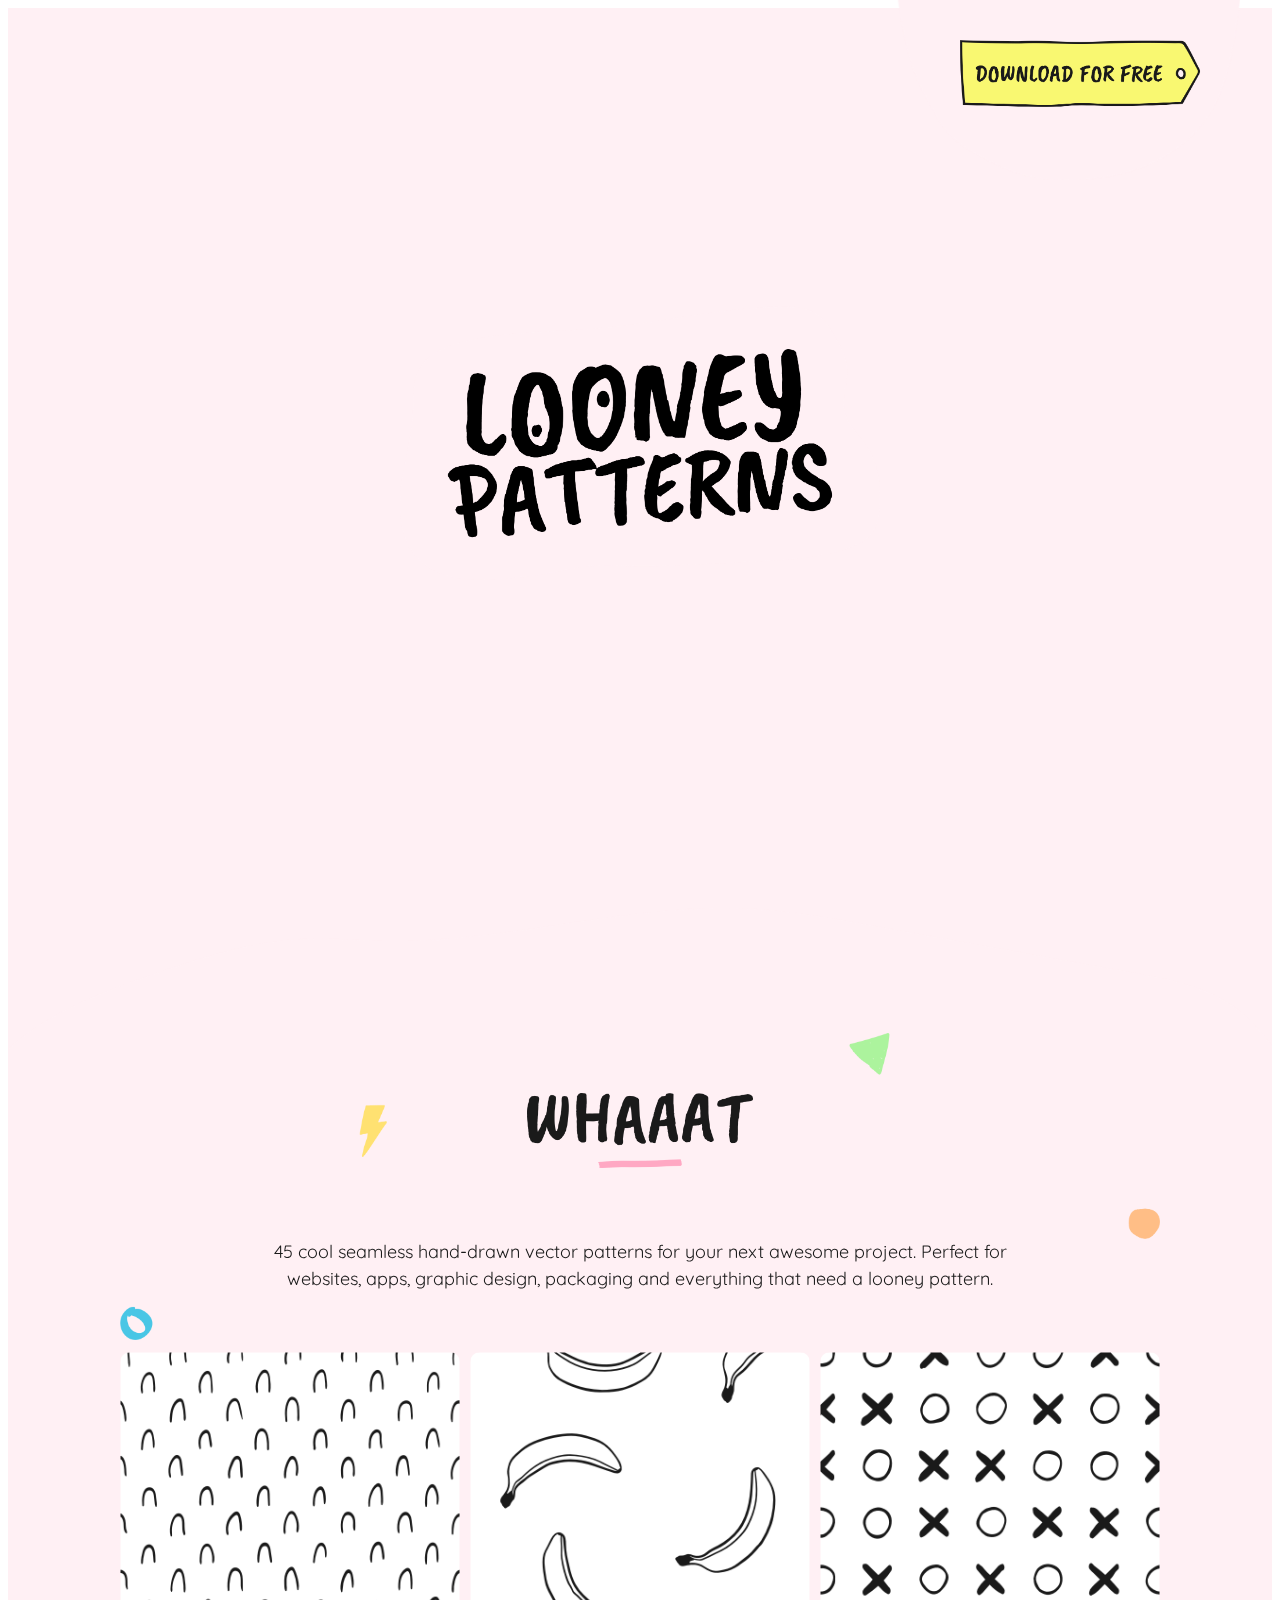
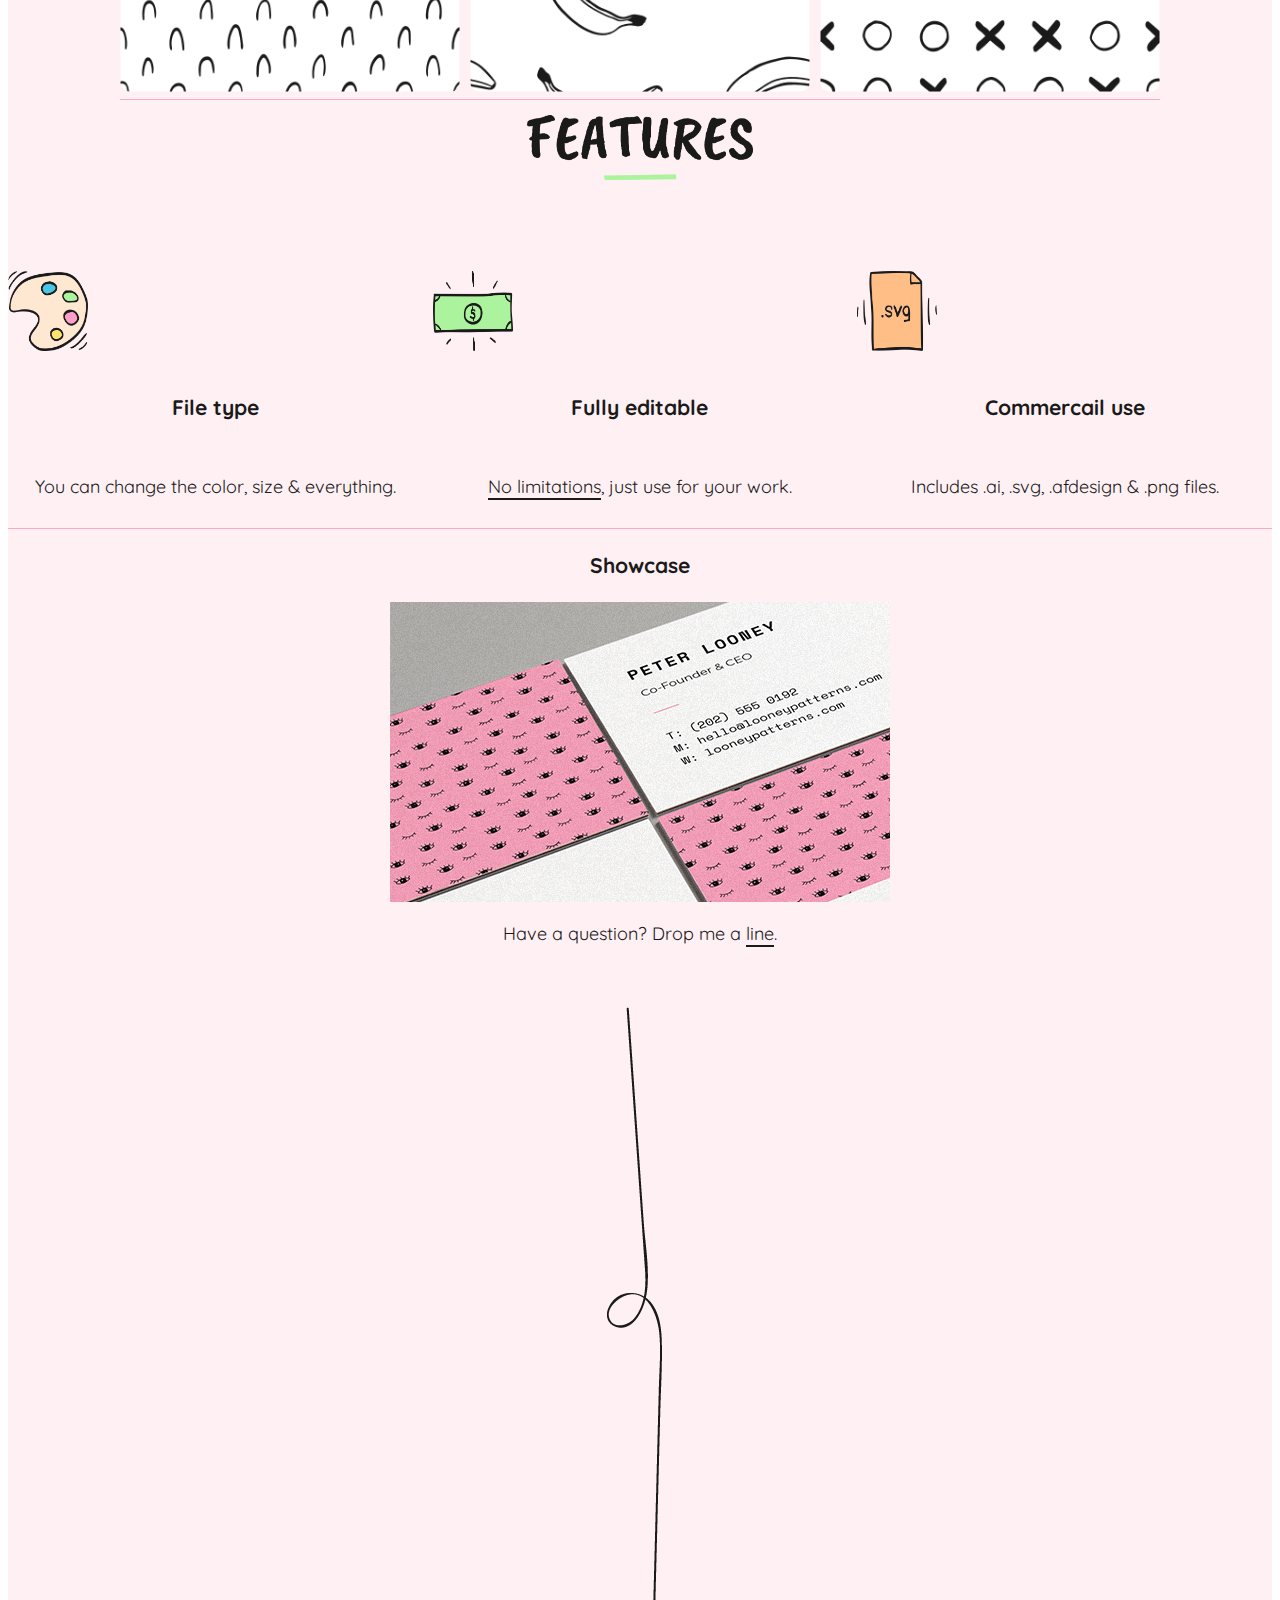
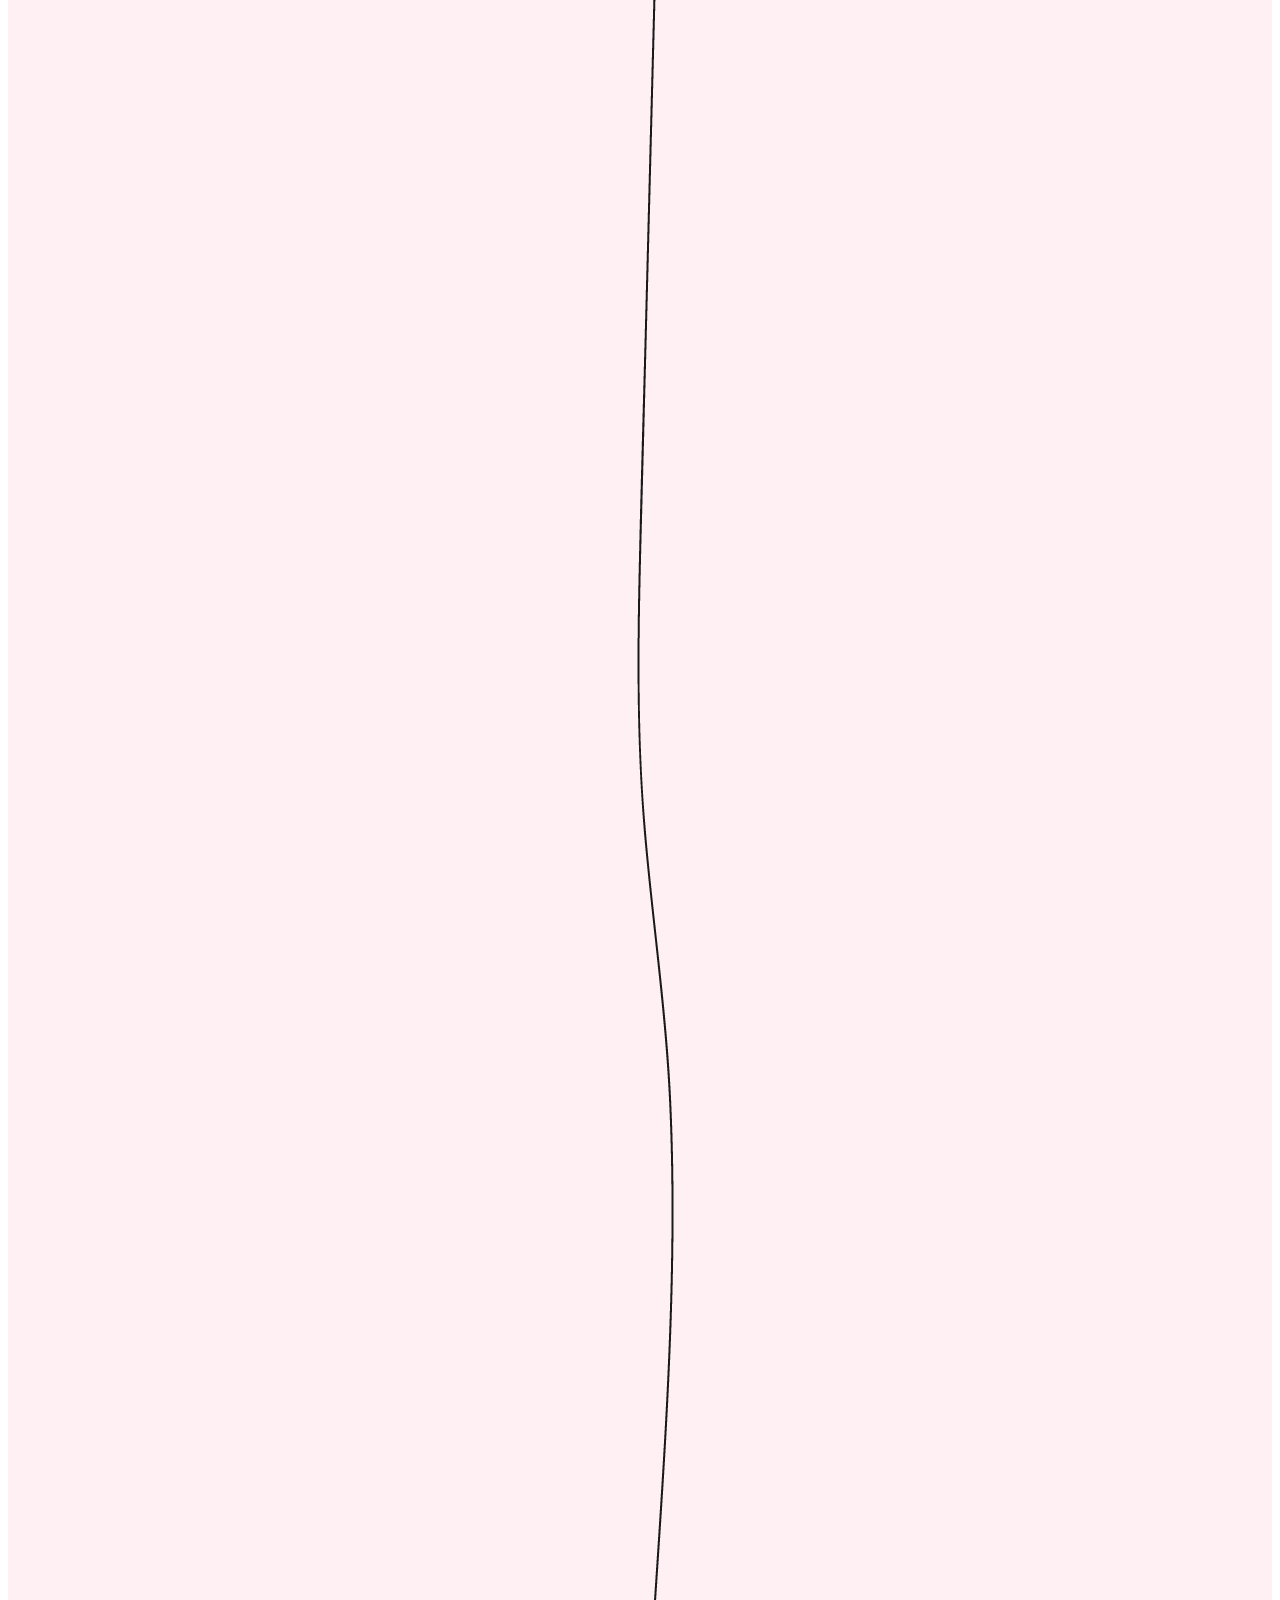
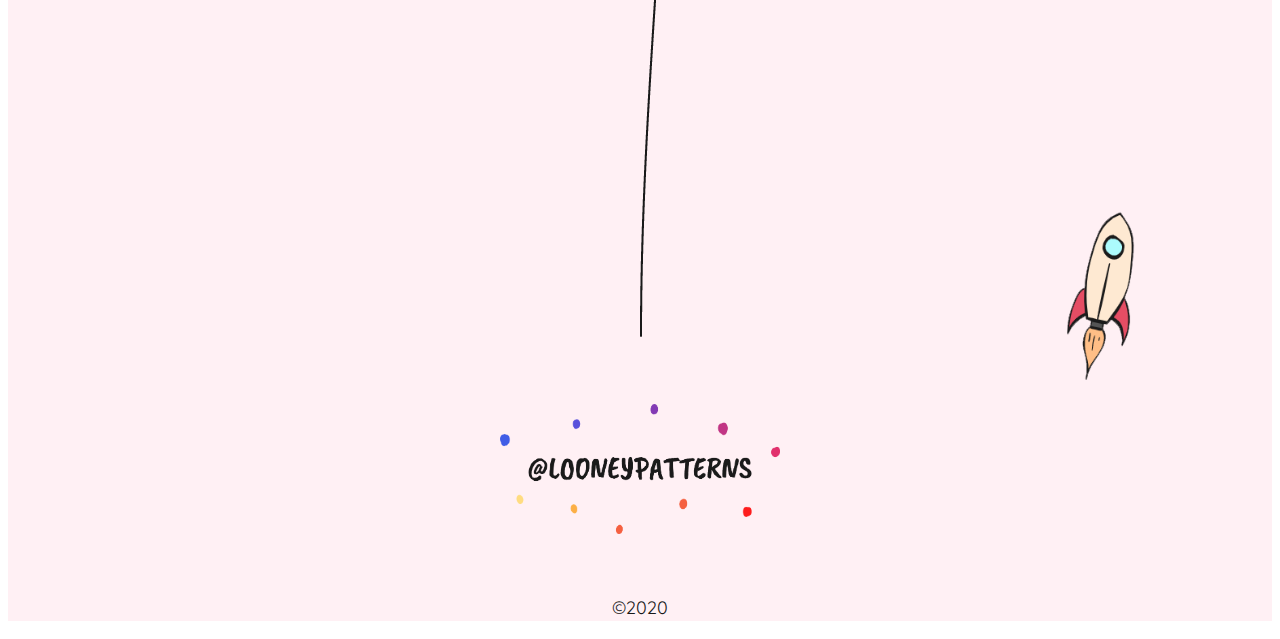
<file: index.html>
<!DOCTYPE html>
<html lang="en">
<head>
    <meta charset="UTF-8">
    <title>Home | Looney Patterns</title>
    <link rel="preconnect" href="https://fonts.gstatic.com"/> 
    <link href="https://fonts.googleapis.com/css2?family=Quicksand:wght@600&display=swap" rel="stylesheet"/>
    <link rel="stylesheet" href="css1/main.css"/>
</head>

<body>
<div class= "page">
<!-- header -->
    <nav class="free">
        <a href="#!"><img src="images/header-free-btn.png" alt="download for free"/></a>
    </nav>

    <div class="free-background">
        <img src="images/header-free-btn-bg.png" alt="free button background"/>
    </div>

    <div class="logo">
        <div class="logo-image">
            <h1><img src="images/header-logo.png" alt="logo"/></h1>
        </div>
    </div>
        <img class="top" src="images/body-top.png" alt="transition"/>	

<!-- section 1 -->
<section class="page-container">
    <section class="patterns">
        <div class="shapes">
            <img src="images/s1-shapes.png" alt="shapes"/>
        </div>
        <h2 class="whaaat-title"><img src="images/s1-whaaat-title.png" alt="whaaat title"/></h2>
            <p class="whaaat-copy">45 cool seamless hand-drawn vector patterns for your next awesome project. Perfect for websites, apps, graphic design, packaging and everything that need a looney pattern.</p>
 
<!-- section 1 patterns -->       
            <div class="pattern-container">
                <div class="pattern">
                    <div class="hover">
                        <a href="#!"><img class="hover-btn" src="images/view.png" alt="eye button"></a>
                    </div>
                    <img src="pattern/45.png" alt="pattern 45"/>
                </div>
                <div class="pattern">
                    <div class="hover">
                        <a href="#!"><img class="hover-btn" src="images/view.png" alt="eye button"></a>
                    </div>
                    <img src="pattern/44.png" alt="pattern 44"/>
                </div>
                <div class="pattern-right">
                    <div class="hover">
                        <a href="#!"><img class="hover-btn" src="images/view.png" alt="eye button"></a>
                    </div>
                    <img src="pattern/43.png" alt="pattern 43"/>
                </div>
            </div>
    </section>

<!-- section 2 -->
    <h2 class="features-title"><img src="images/s2-features-title.png" alt="features title"/></h2>
    <section class="pattern-container">
    <div class="item">
        <img src="images/s2-icon-fullyeditable.png" alt="fully editable icon"/>
    <h3>File type</h3>
    <p>You can change the color, size & everything.</p>
    </div>
    <div class="item">
        <img src="images/s2-icon-commercialuse.png" alt="commercial use icon"/>
    <h3>Fully editable</h3>
    <p><a href= "#!" class="link">No limitations</a>, just use for your work.</p>
    </div>
    <div class="item">
        <img src="images/s2-icon-filetype.png" alt="file type icon"/>
    <h3>Commercail use</h3>
    <p>Includes .ai, .svg, .afdesign & .png files.</p>
    </div>
    </section>

<!-- section 3 -->
<!-- found various resources to create slideshow -->
    <h3>Showcase</h3>
    <div class="slider">
        <span id="slide-1"></span>
        <span id="slide-2"></span>
        <span id="slide-3"></span>
        <div class="image-container">
          <img src="images/s3-showcase-business-card.png" class="slide"/>
          <img src="images/s3-showcase-t-shirt.png" class="slide"/>
          <img src="images/s3-showcase-phone-case.png" class="slide"/>
        </div>
        <div class="buttons">
          <a href="#slide-1"></a>
          <a href="#slide-2"></a>
          <a href="#slide-3"></a>
        </div>
        </div>

<!-- footer -->
<footer>
    <p>Have a question? Drop me a <a href="#" class="link">line</a>.</p>
    <div class="line">
        <img src="images/footer-line.png" alt="line image">
    </div>
    <a href="#!"><img class="rocket" src="images/footer-rocket.png" alt="rocket"></a>
    <a href="#!"><img class="instagram" src="images/footer-instagram.png" alt="instagram link"/></a>
    <p> &#169;2020</p>
</footer>
</section>
</body>
</div>
</html>
</file>
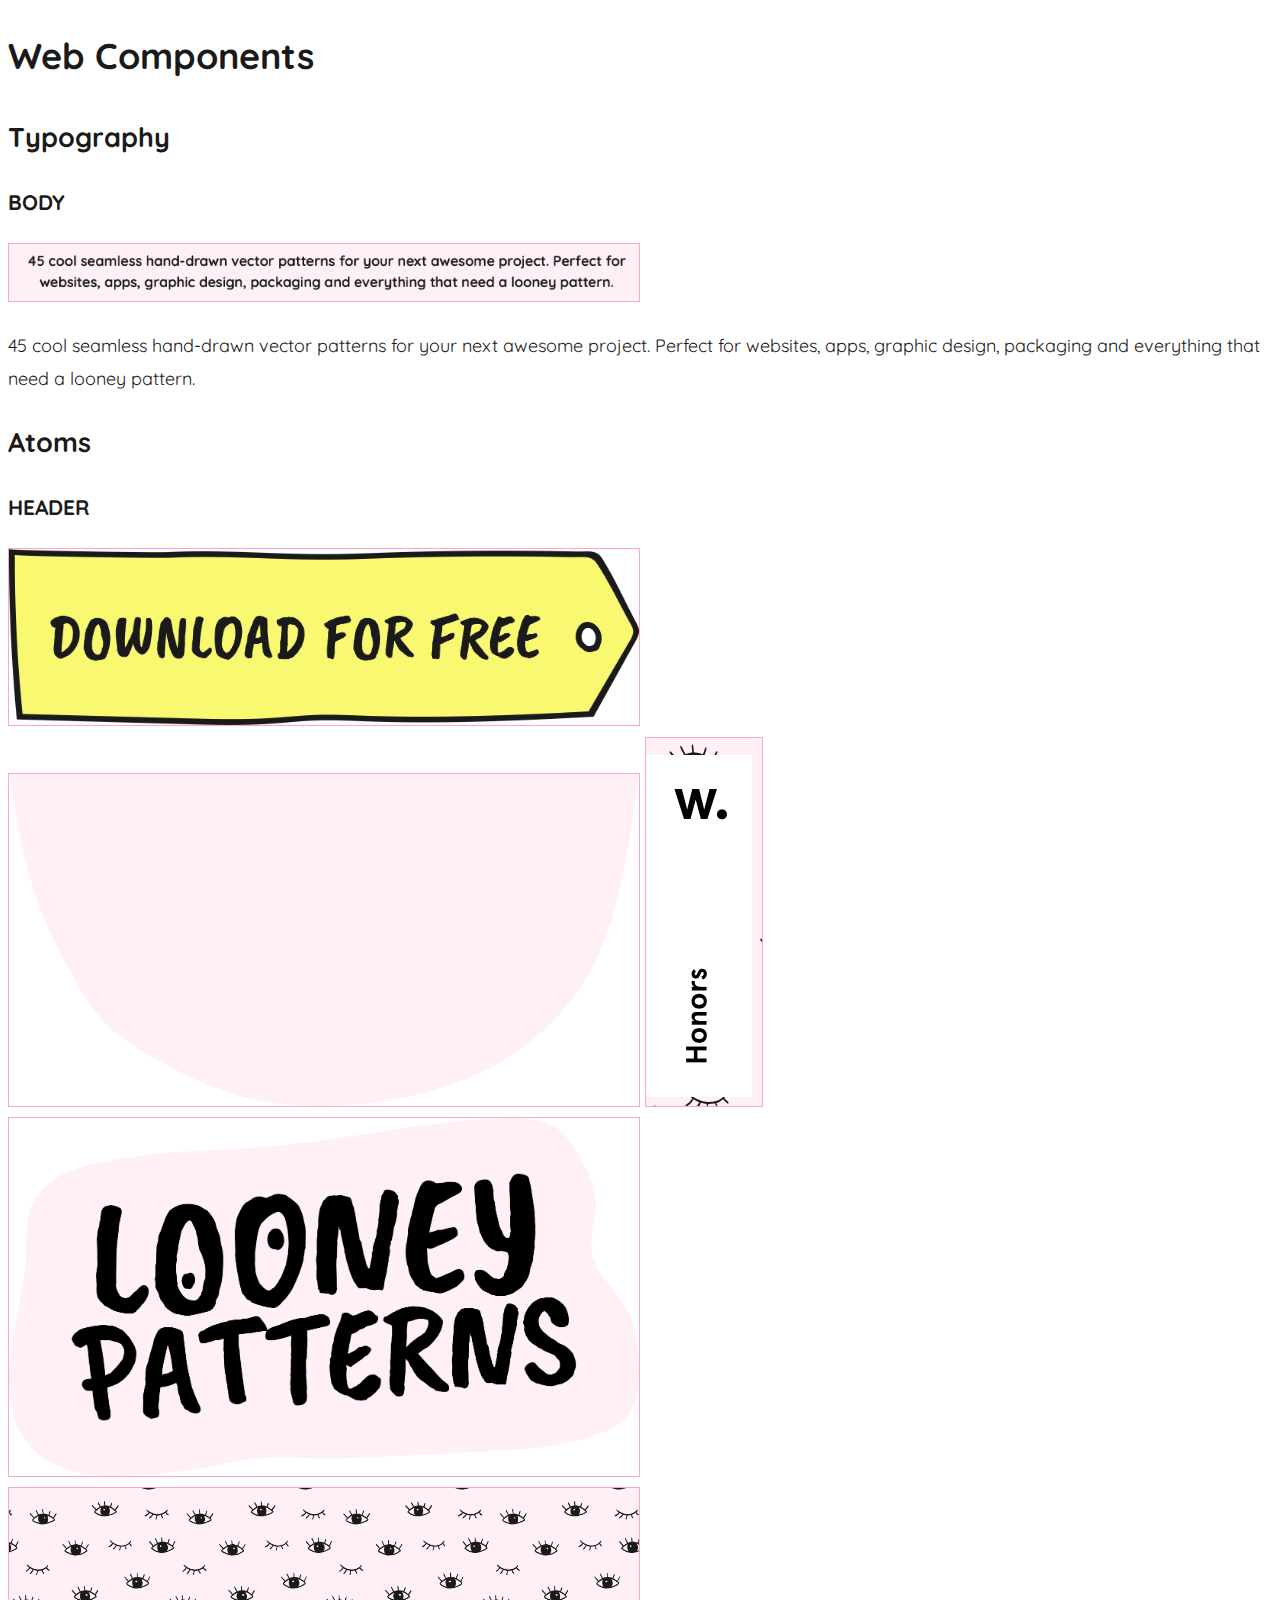
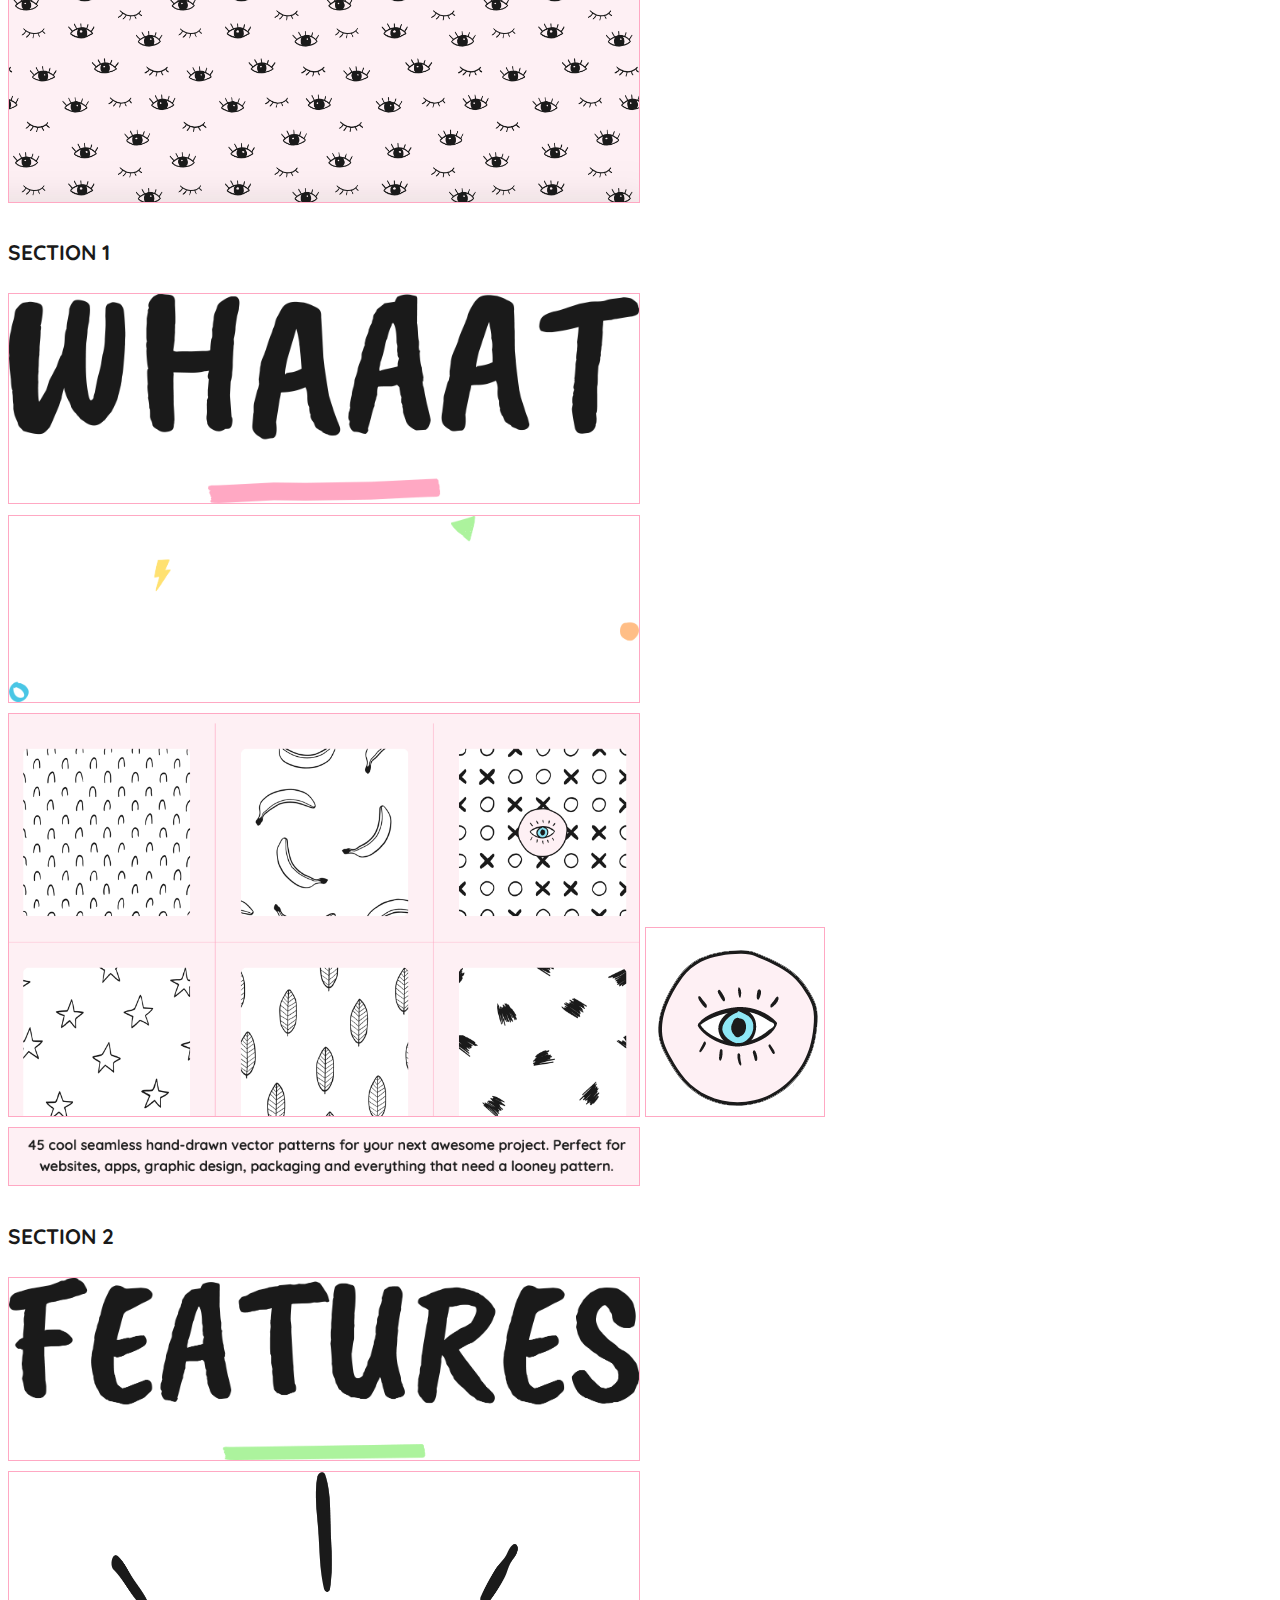
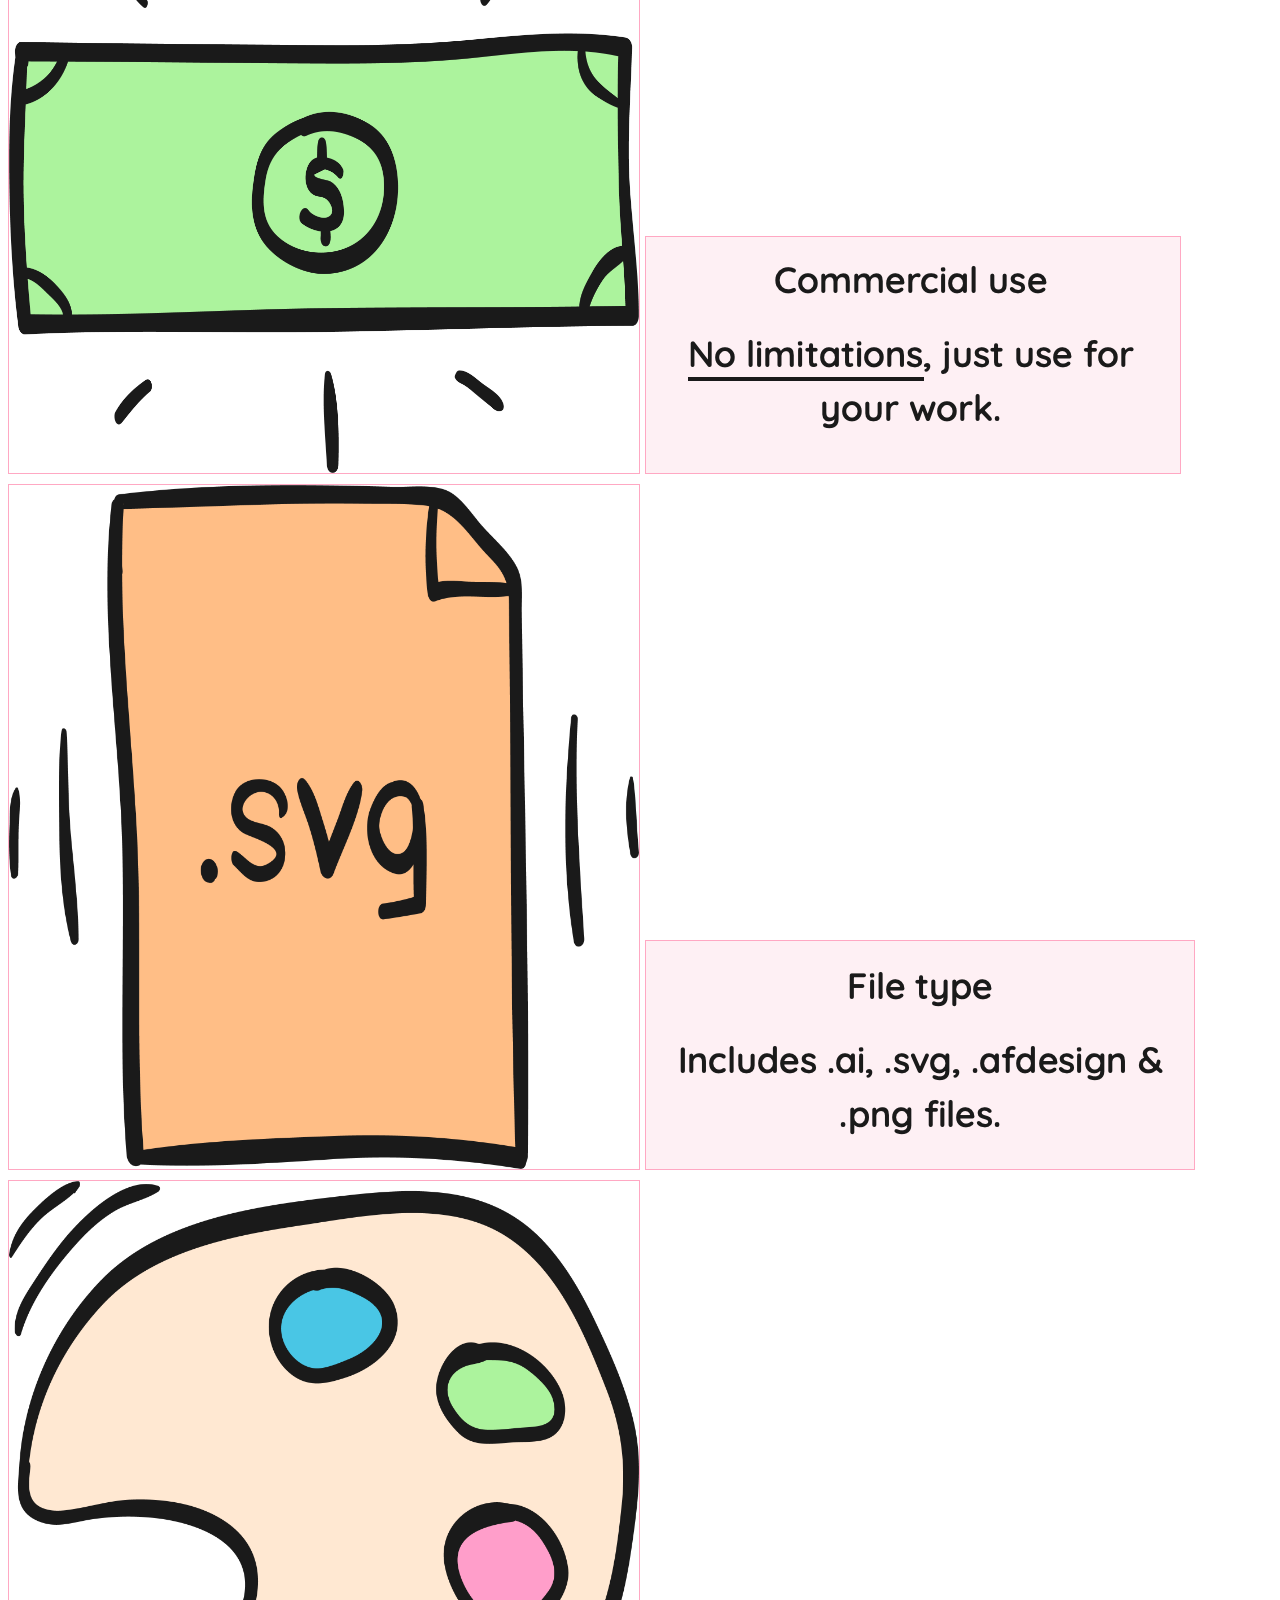
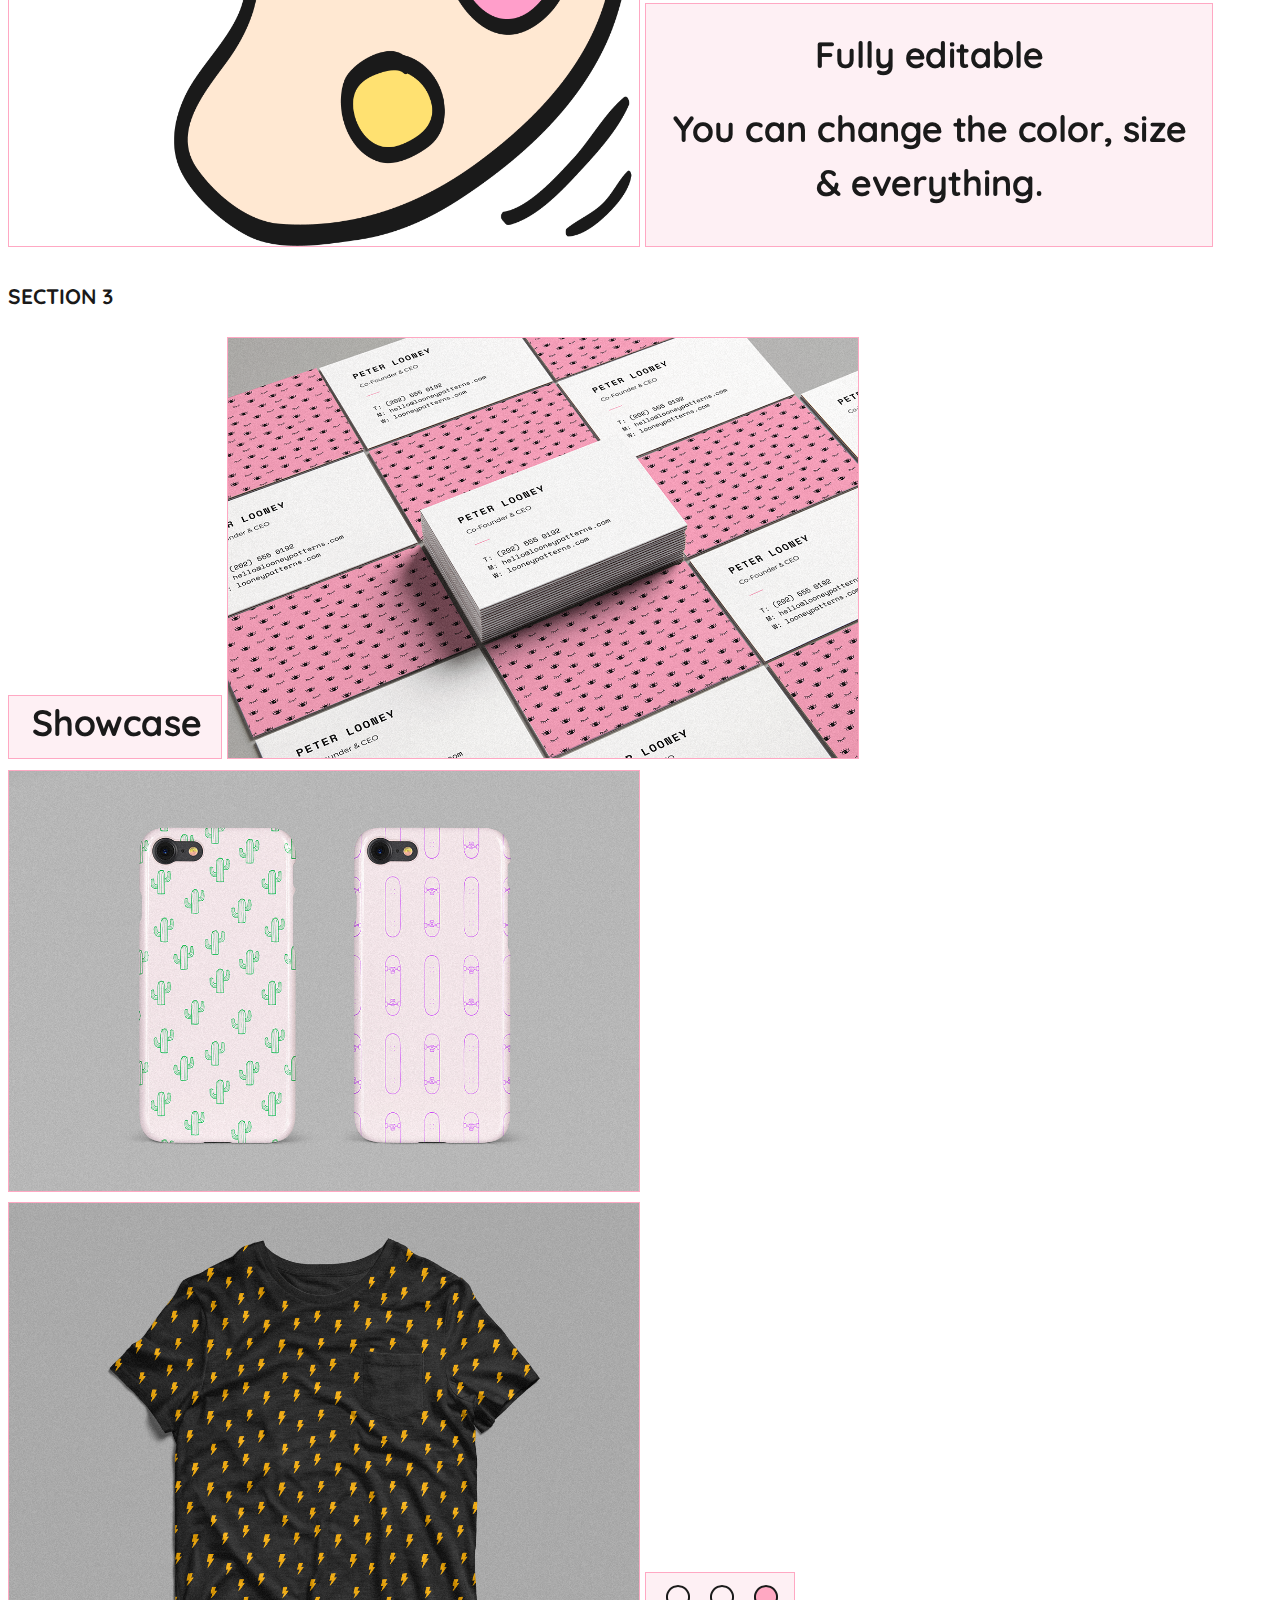
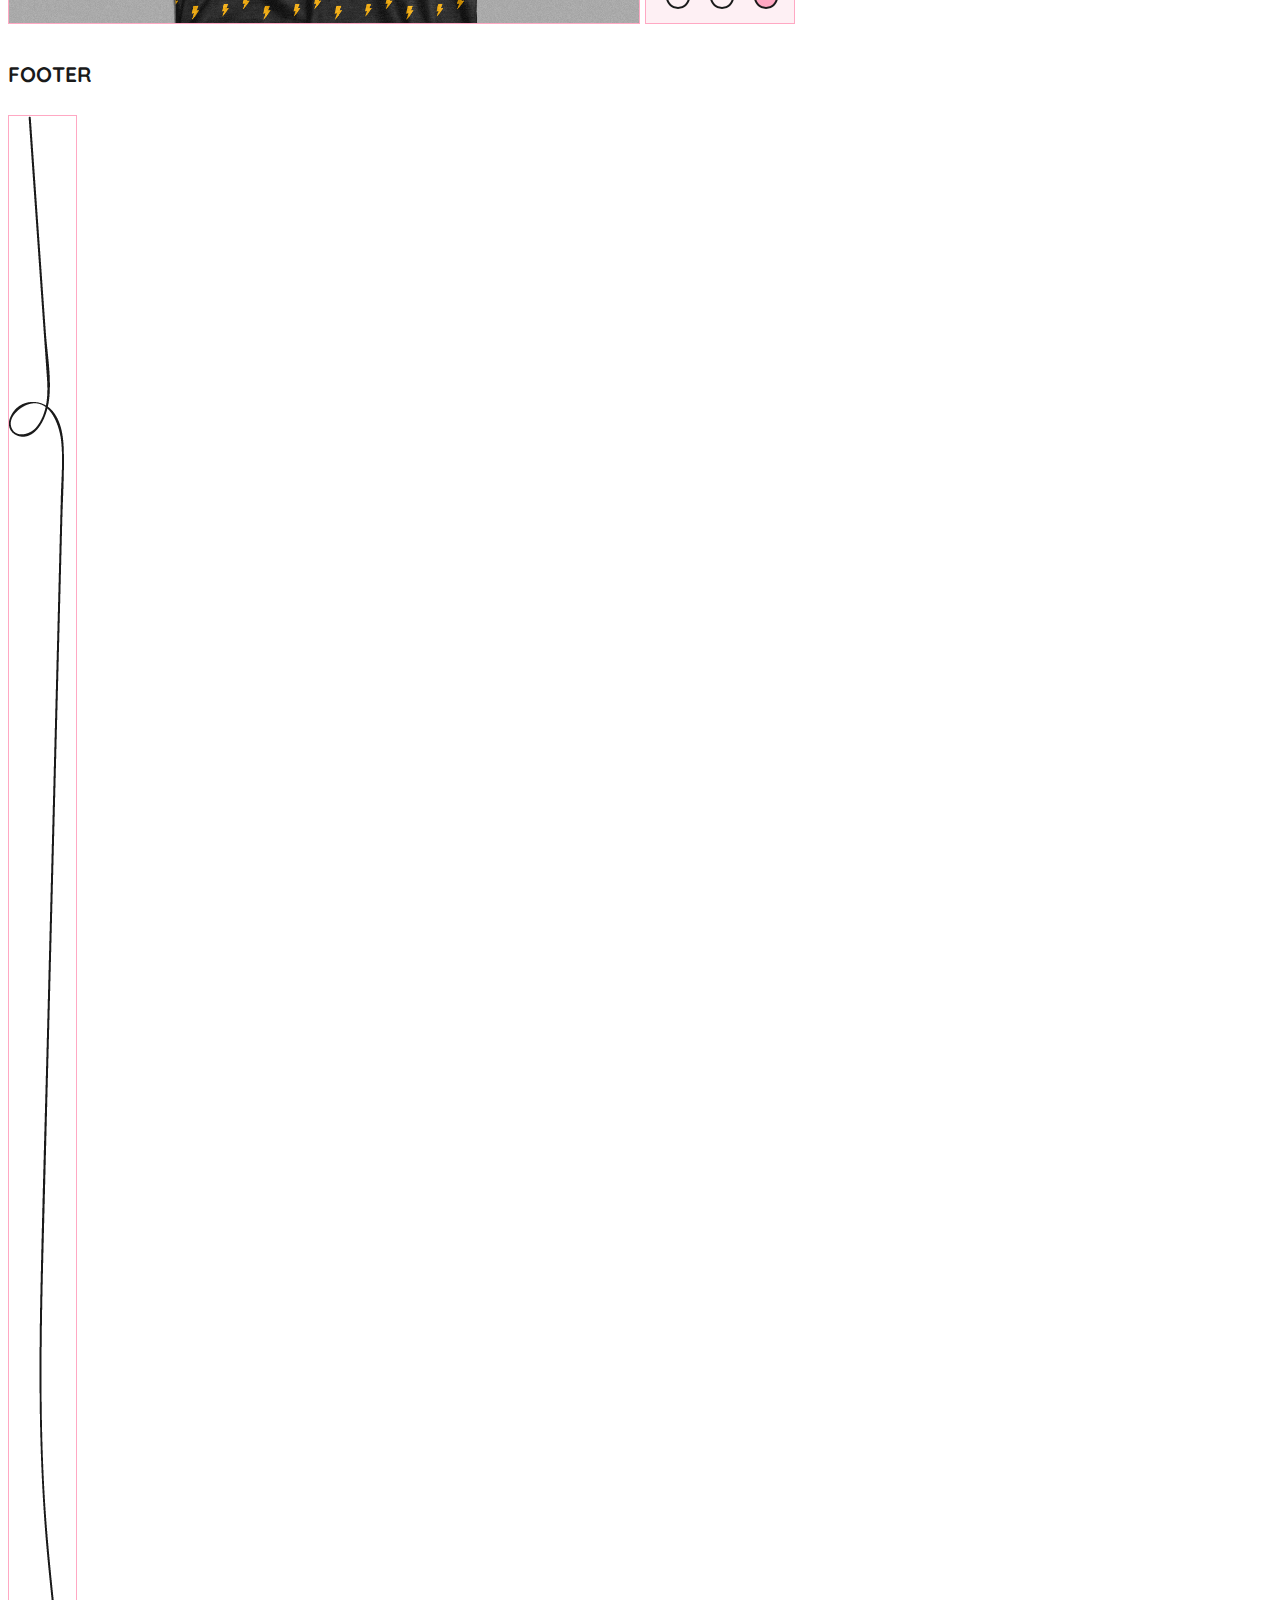
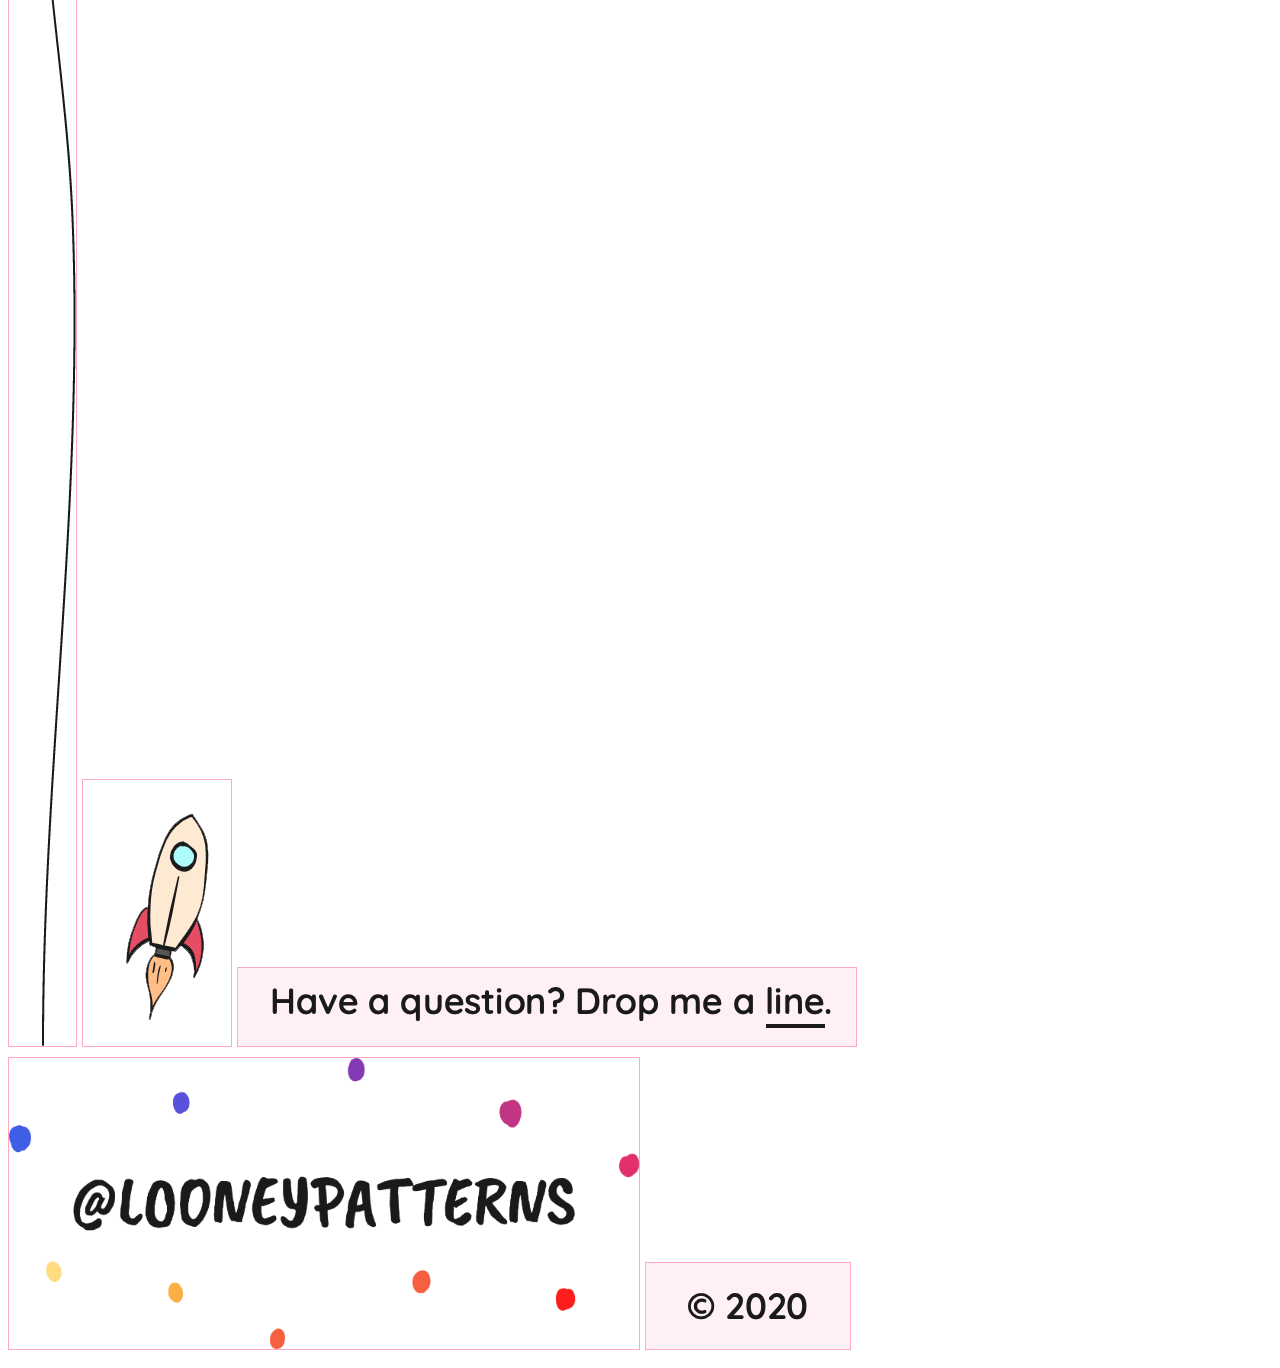
<file: components/index.html>
<!DOCTYPE html>
<html lang="en">
<head>
    <meta charset="UTF-8"/>
    <meta name="viewport" content="width=device-width, initial-scale=1.0"/>
    <meta http-equiv="X-UA-Compatible"
    content="ie=edge"/>
    <title>Components | Looney Patterns</title>
    <link rel="preconnect" href="https://fonts.gstatic.com"/> 
    <link href="https://fonts.googleapis.com/css2?family=Quicksand:wght@600&display=swap" rel="stylesheet"/>
    <link rel="stylesheet" href="../css/main.css"/>
</head>
<body>
    <h1>Web Components</h1>
    
    <h2>Typography</h2>  
    <article class="component">
        <h3 class="component__name">BODY</h3>
            <img src="img/s1-copy.png" alt="body copy"/>
    <div class="component__code">
        <p>45 cool seamless hand-drawn vector patterns for your next awesome project. Perfect for websites, apps, graphic design, packaging and everything that need a looney pattern.</p>
    
    <h2>Atoms</h2> 
    </div>
        <h3 class="component__name">HEADER</h3>
            <img src="img/header-free-btn.png" alt="free"/>
            <img src="img/header-free-btn-bg.png" alt="free background"/>
            <img src="img/header-honors-btn.png" alt="honors button"/>
            <img src="img/header-logo.png" alt="logo"/>
            <img src="img/header-eye-bg.png" alt="pattern"/>
        
        <h3 class="component__name">SECTION 1</h3>
            <img src="img/s1-whaaat-title.png" alt="whaaat title"/>
            <img src="img/s1-shapes.png" alt="shapes"/>
            <img src="img/s1-pattern thumbnails.png" alt="pattern thumbnails"/>
            <img src="img/s1-eye-btn.png" alt="eye button"/>
            <img src="img/s1-copy.png" alt="copy"/>

        <h3 class="component__name">SECTION 2</h3>
            <img src="img/s2-features-title.png" alt="features title"/>
            <img src="img/s2-icon-commercialuse.png" alt="commercial use icon"/>
            <img src="img/s2-commercialuse-copy.png" alt="commercial use copy"/>
            <img src="img/s2-icon-filetype.png" alt="file type icon"/>
            <img src="img/s2-filetype-copy.png" alt="file type copy"/>
            <img src="img/s2-icon-fullyeditable.png" alt="fully editable icon"/>
            <img src="img/s2-fullyeditable-copy.png" alt="fully editable copy"/> 
        
        <h3 class="component__name">SECTION 3</h3>
            <img src="img/s3-title.png" alt="showcase title"/>
            <img src="img/s3-showcase-business-card.png" alt="business cards"/>
            <img src="img/s3-showcase-phone-case.png" alt="iphone case"/>
            <img src="img/s3-showcase-t-shirt.png" alt="t-shirt"/>
            <img src="img/s3-reveal-btn.png" alt="reveal buttons"/>

        <h3 class="component__name">FOOTER</h3>
            <img src="img/footer-line.png" alt="line"/>
            <img src="img/footer-rocket.png" alt="rocket"/>
            <img src="img/footer-copy.png" alt="footer copy"/>
            <img src="img/footer-instagram.png" alt="instagram link"/>
            <img src="img/footer-2020copy.png" alt="2020 copy"/>    
    </article>

</body>
</html>
</file>
<file: css1/main.css>
:root{
    --font-sans-serif: Quicksand, sans-serif;
    --black: #1a1a1a;
    --light-pink: #FFF0F4;
    --dark-pink: #ffa8c3;
}

body {
    font-family: var(--font-sans-serif);
    color: var(--black);
    line-height: 1.5;
    font-size: 1.8rem;
    font-size: 18px;
}
img {
	max-width: 100%;
	height: auto;
}
/*link hover*/
a {
	color: var(--black);
	text-decoration: none;
}
.link {
  border-bottom: 2px solid var(--black);
}
.link:hover { 
	background: var(--black);
	color: var(--light-pink);
}

/*page background*/
.page {
  background: var(--light-pink) url(https://looneypatterns.com/images/bg.png) fixed repeat;
  background-size: 144px;
  width: 100%;
	height: 100%;
} 

/*titles*/
.whaaat-title {
	max-width: 226px;
	margin: 0 auto 60px;
}

.features-title {
	max-width: 226px;
	margin: 0 auto 60px;
}

.logo-image {
	width: 480px;
	position: fixed;
	top: 50%;
	left: 50%;
  transform: translate(-50%, -50%);
}

.logo {
  width: 100%;
  height: 100vh;
  min-height: 540px;
}

/*header*/
/*nav*/
.free {
	width: calc(100% - 60px);
	max-width: 1200px;
	height: 70px;
	position: fixed;
	margin: 0 auto;
	top: 40px;
	left: 0;
	right: 0;
	z-index: 9998;
}

.free img {
	display: block;
	margin-left: calc(100% - 280px);
  width: 240px;
}

.free-background img{
  height: 180px;
}

.free-background {
  width: calc(100% - 60px);
  max-width: 1200px;
  height: 180px;
  position: fixed; 
  margin: 0 auto; 
  top: 0px; 
  left: 0; 
  right: 0; 
  text-align: right; 
}

/*transition*/
.top {
	position: relative;
	display: block;
	width: 100%;
	margin-bottom: -1px;
}

.page-container {
  background: #FFF0F4;
  position: relative;
  height: 100%;
  text-align: center;
}

/*section 1*/

.patterns {
	position: relative;
	max-width: 1040px;
	margin: 0 auto;
	padding: 40px 0 15px;
}

.whaaat-copy {
  margin: 0 0 60px 0;
  padding: 0 120px;
  position: relative;
}
.shapes {
	width: 100%;
	max-width: 1040px;
	height: 180px;
	position: absolute;
  top: -20px;
}

/*patterns*/

.pattern-container {
  position: relative;
  border-bottom: 1px solid #FFA8C3;
  display: grid;
  grid-gap: 10px;
  grid-template-columns: repeat(auto-fit, minmax(185px, 1fr));
  align-content: start;
}

.pattern-container img {
  border-radius: 10px;
}

.pattern-container .pattern { 
  line-height: 0; 
}

.pattern-right { 
  position: relative;
}

.pattern:after {
	background: #FFA8C3;
	display: block;
	width: 1px;
	height: 100%;
	position: absolute;
	top: 0;
	right: 0;
}

.hover {
	width: 100%;
	height: 100%;
	position: absolute;
	top: 0;
	left: 0;
	opacity: 0;
}

.hover:hover { 
  opacity: 1; 
}

.hover-btn {
	width: 80px;
	position: absolute;
	top: 50%;
	left: 50%;
	transform: translate(-50%, -50%);
}

/*section 2*/
.item { 
  display: grid;
  grid-gap: 10px;
  grid-template-columns: repeat (minmax(185px, 1fr));
  align-content: start;
  margin: 10px 0; 
}
.item img {
	width: 80px;
  height: 80px;
  margin: 10px 0; 
}

.item p {
  display: block;
  margin-block-start: 1em;
  margin-block-end: 1em;
  margin-inline-start: 0px;
  margin-inline-end: 0px;
}

.patterns-features h3 { 
  margin: 10px 0; }

/*section 3*/

.slider {
  width: 500px;
  height: 300px;
  background-color; var(--dark-pink);
  margin-left: auto;
  margin-right: auto;
  margin-top: 0px;
  text-align: center;
  overflow: hidden;
}
.image-container {
  width: 1500px;
  background-color: var(--light-pink);
  height: 300px;
  clear: both;
  position: relative;
  -webkit-transition: left 2s;
  -moz-transition: left 2s;
  -o-transition: left 2s;
  transition: left 2s;
}
.slide {
  float: left;
  margin: 0px;
  padding: 0px;
  position: relative;
}
#slide-1:target ~ .image-container {
  left: 0px;
}
#slide-2:target ~ .image-container {
  left: -500px;
}
#slide-3:target ~ .image-container {
  left: -1000px;
}
.buttons {
  position: relative;
  top: -20px;
}
.buttons a {
  display: inline-block;
  height: 15px;
  width: 15px;
  border-radius: 50px;
  background-color: var(--dark-pink);
}

/*footer*/

.line {
	width: 180px;
	margin: 60px auto 60px;
}

.instagram {
  position: relative;
  display: block;
  width: 100%;
  max-width: 280px;
  margin: 0 auto 60px;
}

.rocket {
  display: block;
	width: 120px;
	position: absolute;
	right: 120px;
	bottom: 220px;
}
</file>
<file: css/main.css>
:root{
    --font-sans-serif: Quicksand, sans-serif;
    --black: #1a1a1a;
    --light-pink: #FFF0F4;
    --dark-pink: #ffa8c3;
}

html {
    box-sizing: border-box;
  }
  *, *:before, *:after {
    box-sizing: inherit;
  }

body {
    font-family: var(--font-sans-serif);
    color: var(--black);
    line-height: 1.8;
    font-size: 18px;
}

img {
    max-width: 50%;
    border: 1px solid var(--dark-pink);
}
</file>
